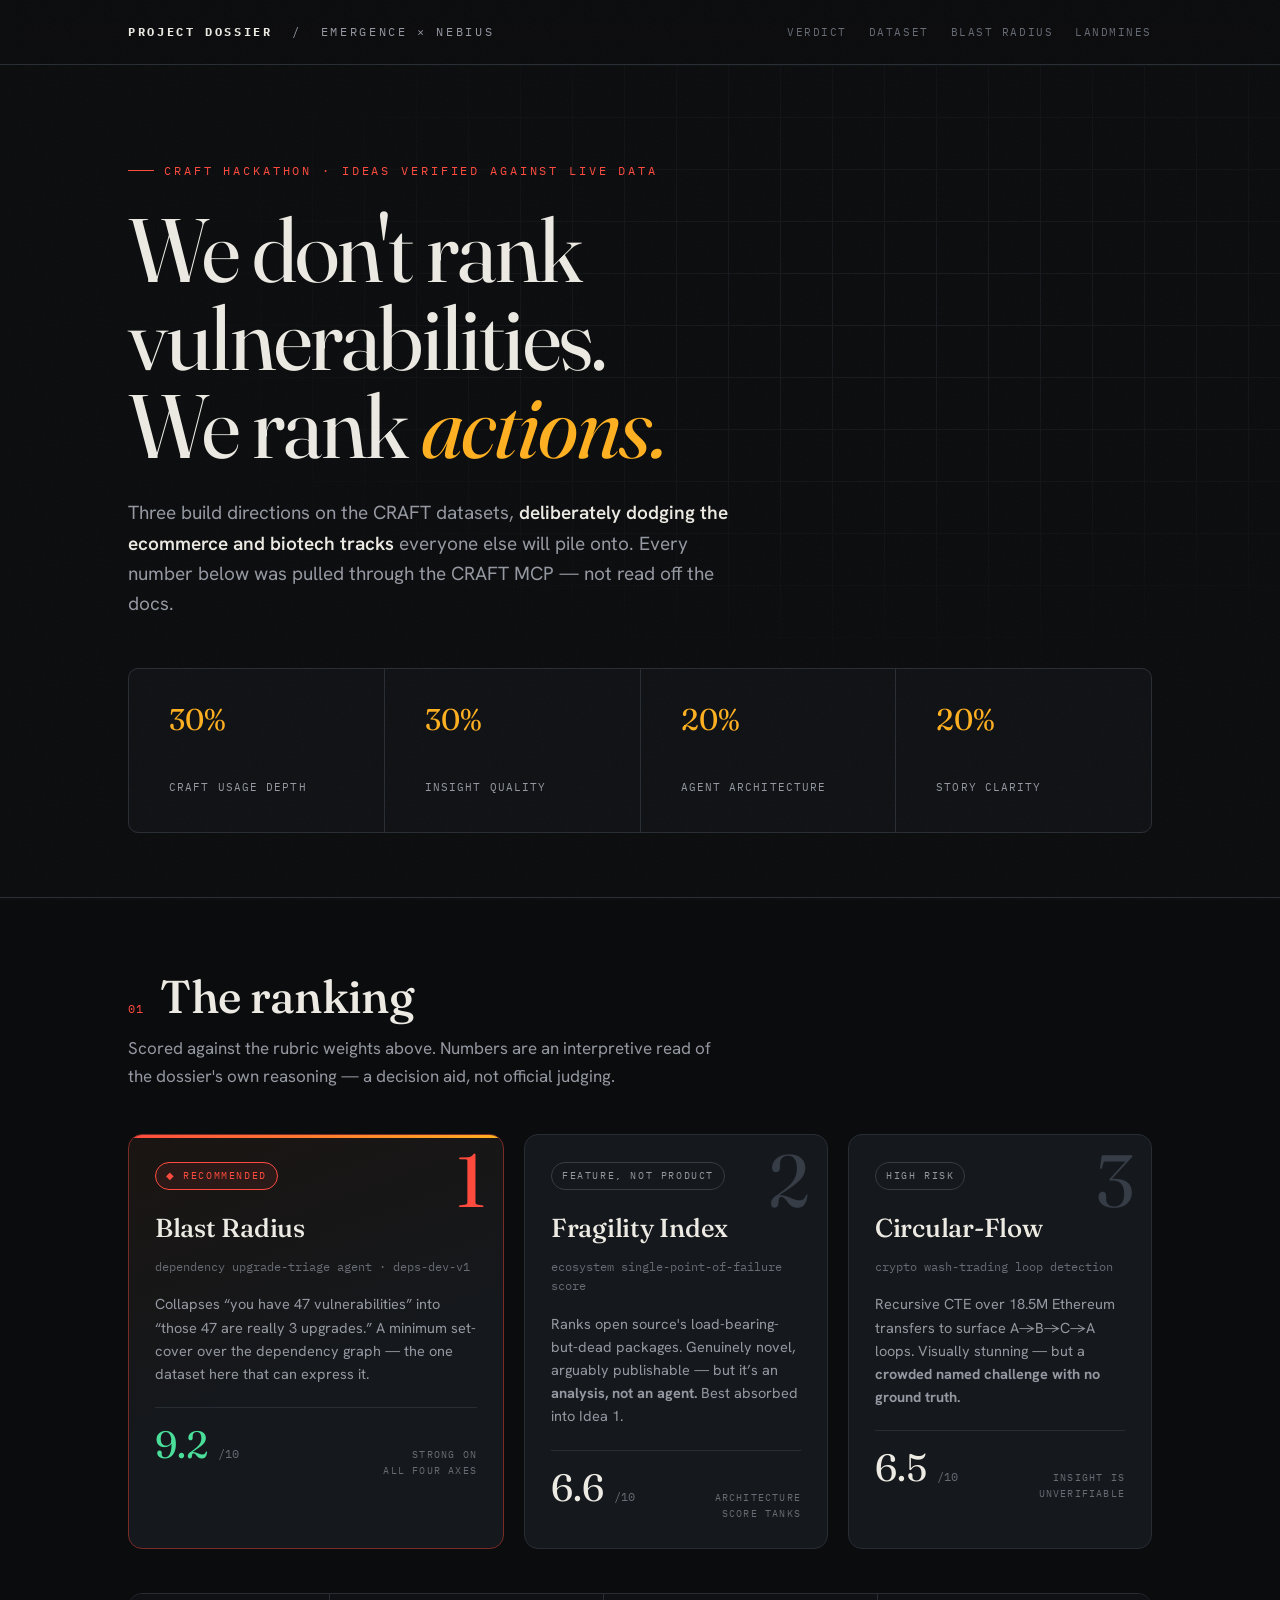
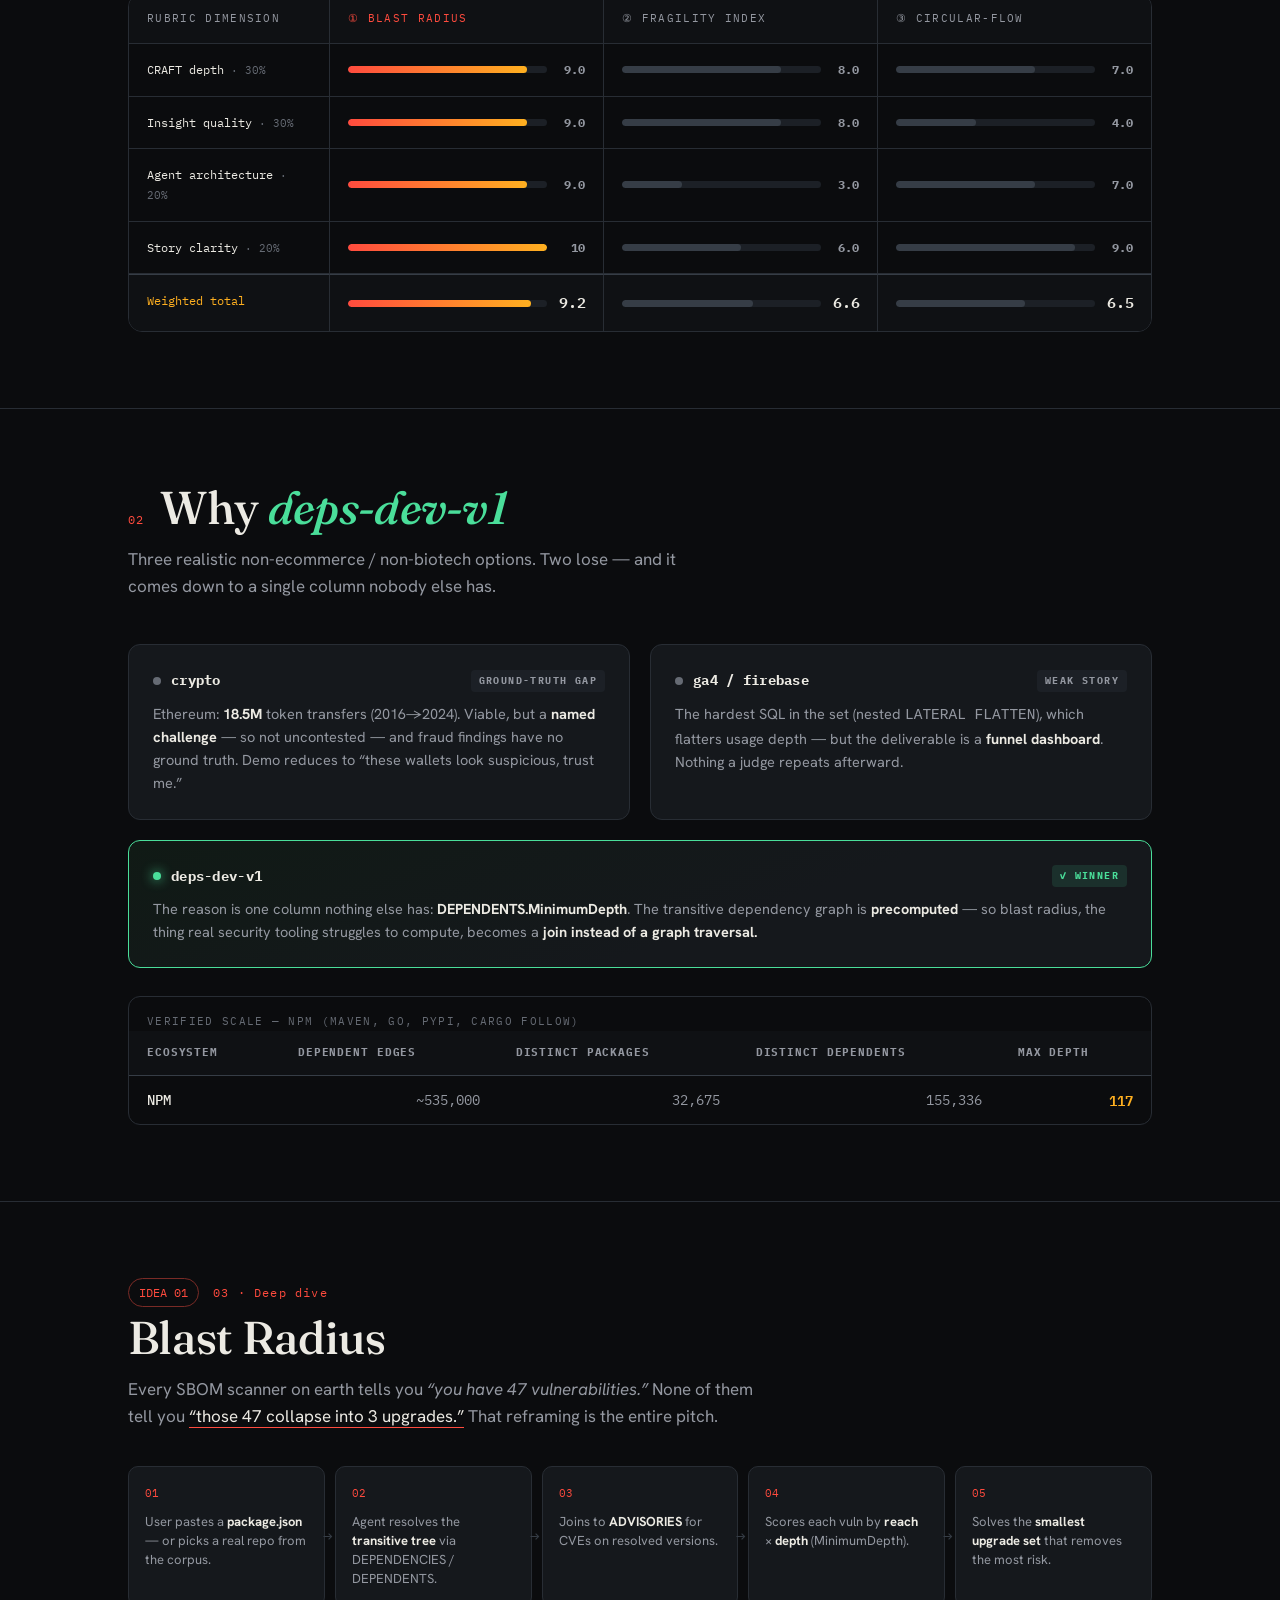
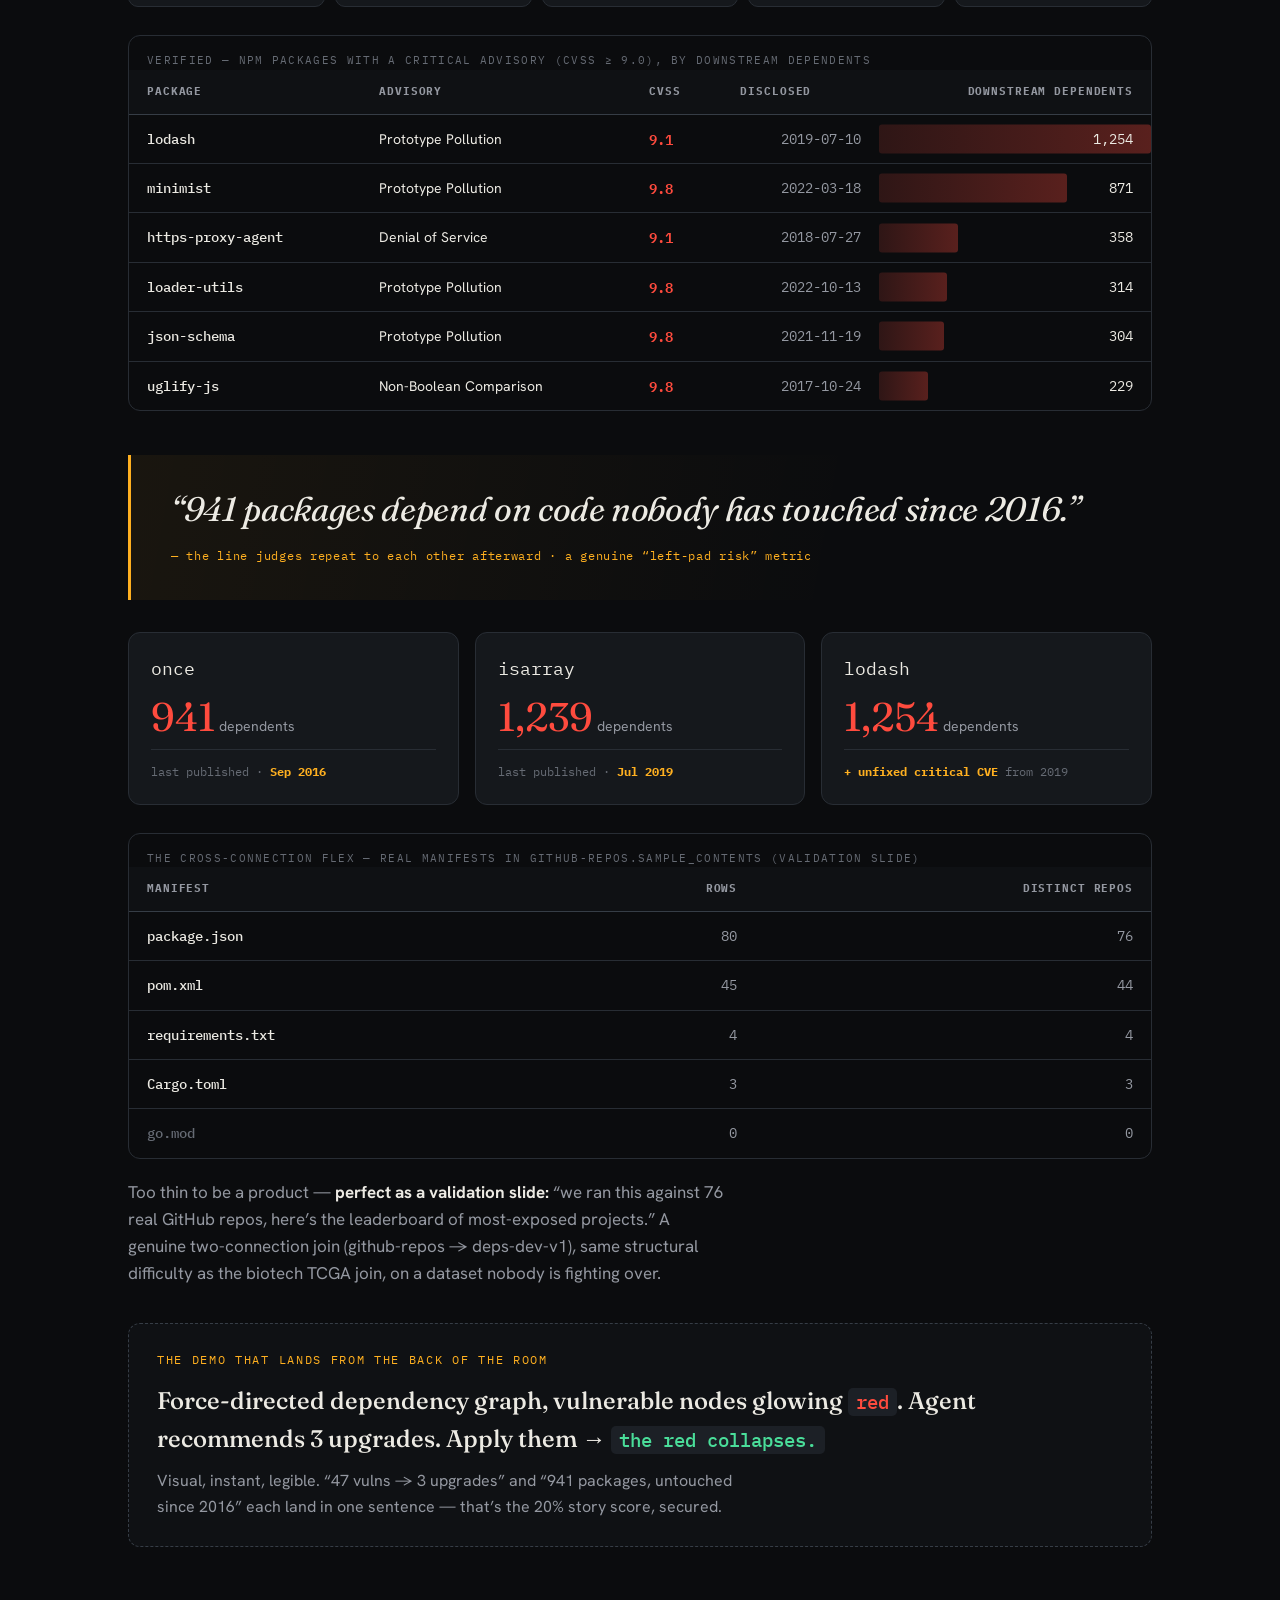
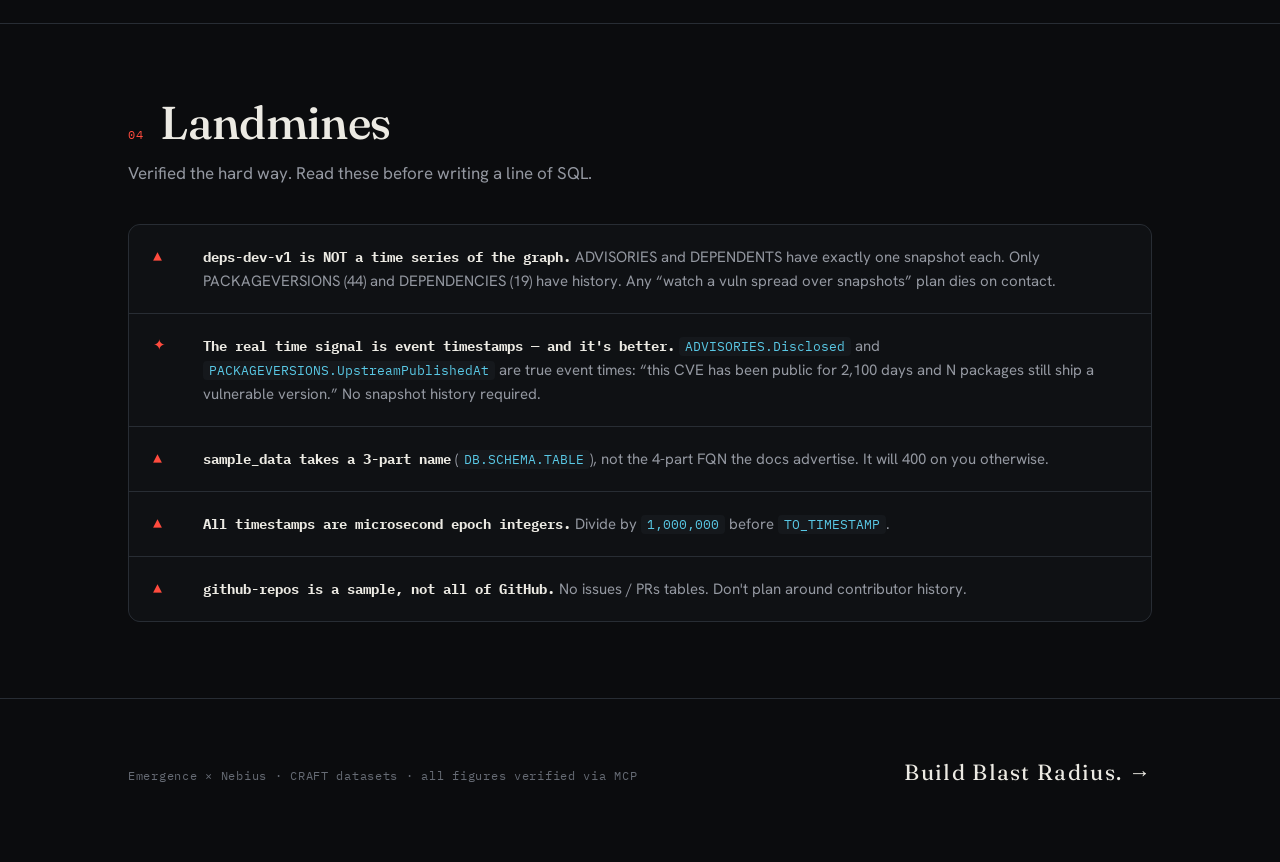
<file: project-ideas.html>
<!DOCTYPE html>
<html lang="en">
<head>
<meta charset="UTF-8">
<meta name="viewport" content="width=device-width, initial-scale=1.0">
<title>Project Dossier — Emergence × Nebius (CRAFT)</title>
<link rel="preconnect" href="https://fonts.googleapis.com">
<link rel="preconnect" href="https://fonts.gstatic.com" crossorigin>
<link href="https://fonts.googleapis.com/css2?family=Fraunces:opsz,wght@9..144,400;9..144,500;9..144,600;9..144,900&family=Hanken+Grotesk:wght@400;500;600;700&family=IBM+Plex+Mono:wght@400;500;600&display=swap" rel="stylesheet">
<style>
  :root{
    --bg:#0b0c0e;
    --bg2:#0f1114;
    --surface:#15181c;
    --surface2:#1c2026;
    --line:#282d34;
    --line2:#363d46;
    --ink:#eceae3;
    --muted:#9498a1;
    --faint:#666b74;
    --red:#ff4b3e;
    --red-dim:#7a2b26;
    --amber:#ffb020;
    --mint:#4ade9a;
    --cyan:#59c8e5;
    --serif:'Fraunces',Georgia,serif;
    --sans:'Hanken Grotesk',system-ui,sans-serif;
    --mono:'IBM Plex Mono',ui-monospace,monospace;
  }
  *{box-sizing:border-box;margin:0;padding:0}
  html{scroll-behavior:smooth}
  body{
    background:var(--bg);
    color:var(--ink);
    font-family:var(--sans);
    line-height:1.6;
    -webkit-font-smoothing:antialiased;
    overflow-x:hidden;
  }
  /* grain */
  body::after{
    content:"";position:fixed;inset:0;pointer-events:none;z-index:100;opacity:.035;
    background-image:url("data:image/svg+xml,%3Csvg xmlns='http://www.w3.org/2000/svg' width='120' height='120'%3E%3Cfilter id='n'%3E%3CfeTurbulence type='fractalNoise' baseFrequency='0.9' numOctaves='2'/%3E%3C/filter%3E%3Crect width='100%25' height='100%25' filter='url(%23n)'/%3E%3C/svg%3E");
  }
  ::selection{background:var(--red);color:#fff}
  a{color:inherit}

  .wrap{max-width:1080px;margin:0 auto;padding:0 28px}

  /* ---------- MASTHEAD ---------- */
  .mast{
    border-bottom:1px solid var(--line);
    padding:22px 0;position:sticky;top:0;z-index:50;
    background:rgba(11,12,14,.82);backdrop-filter:blur(14px);
  }
  .mast-inner{display:flex;align-items:baseline;justify-content:space-between;gap:20px;flex-wrap:wrap}
  .brand{font-family:var(--mono);font-size:12px;letter-spacing:.22em;text-transform:uppercase;color:var(--muted)}
  .brand b{color:var(--ink)}
  .mast-nav{display:flex;gap:22px;font-family:var(--mono);font-size:11px;letter-spacing:.14em;text-transform:uppercase}
  .mast-nav a{color:var(--faint);text-decoration:none;transition:color .2s}
  .mast-nav a:hover{color:var(--red)}

  /* ---------- HERO ---------- */
  .hero{position:relative;padding:88px 0 64px;overflow:hidden;border-bottom:1px solid var(--line)}
  .hero-grid{
    position:absolute;inset:0;z-index:0;opacity:.5;
    background-image:linear-gradient(var(--line) 1px,transparent 1px),linear-gradient(90deg,var(--line) 1px,transparent 1px);
    background-size:52px 52px;
    mask-image:radial-gradient(ellipse 80% 60% at 70% 30%,#000 0%,transparent 75%);
    -webkit-mask-image:radial-gradient(ellipse 80% 60% at 70% 30%,#000 0%,transparent 75%);
  }
  .hero .wrap{position:relative;z-index:1}
  .kicker{
    font-family:var(--mono);font-size:12px;letter-spacing:.24em;text-transform:uppercase;color:var(--red);
    display:inline-flex;align-items:center;gap:10px;margin-bottom:26px;
    opacity:0;animation:rise .7s .05s forwards;
  }
  .kicker::before{content:"";width:26px;height:1px;background:var(--red)}
  h1.hero-title{
    font-family:var(--serif);font-weight:400;font-size:clamp(44px,8vw,90px);line-height:.98;
    letter-spacing:-.02em;max-width:14ch;margin-bottom:28px;
  }
  h1.hero-title em{font-style:italic;color:var(--amber)}
  h1.hero-title .l{display:block;opacity:0;animation:rise .8s forwards}
  h1.hero-title .l:nth-child(1){animation-delay:.12s}
  h1.hero-title .l:nth-child(2){animation-delay:.22s}
  h1.hero-title .l:nth-child(3){animation-delay:.32s}
  .hero-lede{font-size:19px;color:var(--muted);max-width:56ch;opacity:0;animation:rise .8s .42s forwards}
  .hero-lede b{color:var(--ink);font-weight:600}

  /* rubric strip */
  .rubric{
    display:grid;grid-template-columns:repeat(4,1fr);gap:1px;background:var(--line);
    border:1px solid var(--line);border-radius:10px;overflow:hidden;margin-top:48px;
    opacity:0;animation:rise .8s .52s forwards;
  }
  .rubric div{background:var(--bg2);padding:18px 20px}
  .rubric .r-w{font-family:var(--serif);font-size:30px;color:var(--amber);line-height:1}
  .rubric .r-l{font-family:var(--mono);font-size:11px;letter-spacing:.1em;text-transform:uppercase;color:var(--muted);margin-top:8px}

  /* ---------- SECTION SCAFFOLD ---------- */
  section{padding:76px 0;border-bottom:1px solid var(--line)}
  .sec-head{display:flex;align-items:baseline;gap:16px;margin-bottom:12px}
  .sec-num{font-family:var(--mono);font-size:12px;color:var(--red);letter-spacing:.1em}
  h2{font-family:var(--serif);font-weight:500;font-size:clamp(30px,4.6vw,46px);line-height:1.02;letter-spacing:-.015em}
  .sec-sub{color:var(--muted);max-width:60ch;margin-top:14px;font-size:17px}

  /* ---------- RANKING PODIUM ---------- */
  .podium{display:grid;grid-template-columns:1.15fr .93fr .93fr;gap:20px;margin-top:44px}
  .card{
    background:var(--surface);border:1px solid var(--line);border-radius:14px;padding:26px;
    position:relative;overflow:hidden;transition:transform .35s cubic-bezier(.2,.7,.2,1),border-color .35s;
  }
  .card:hover{transform:translateY(-5px);border-color:var(--line2)}
  .card .rank{
    font-family:var(--serif);font-size:74px;line-height:.8;letter-spacing:-.04em;color:var(--line2);
    position:absolute;top:16px;right:20px;
  }
  .card.win{border-color:var(--red-dim);background:linear-gradient(160deg,#1a1512,var(--surface) 55%)}
  .card.win .rank{color:var(--red)}
  .card.win::before{content:"";position:absolute;top:0;left:0;right:0;height:3px;background:linear-gradient(90deg,var(--red),var(--amber))}
  .badge{
    display:inline-block;font-family:var(--mono);font-size:10px;letter-spacing:.16em;text-transform:uppercase;
    padding:5px 10px;border-radius:100px;border:1px solid var(--line2);color:var(--muted);margin-bottom:18px;
  }
  .card.win .badge{border-color:var(--red);color:var(--red);background:rgba(255,75,62,.08)}
  .card h3{font-family:var(--serif);font-weight:500;font-size:26px;margin-bottom:8px;letter-spacing:-.01em}
  .card .tag{font-family:var(--mono);font-size:12px;color:var(--faint);margin-bottom:16px}
  .card p{font-size:14.5px;color:var(--muted)}
  .score-line{display:flex;align-items:baseline;gap:10px;margin-top:22px;padding-top:18px;border-top:1px solid var(--line)}
  .score-line .big{font-family:var(--serif);font-size:38px;line-height:1;color:var(--ink)}
  .card.win .score-line .big{color:var(--mint)}
  .score-line .out{font-family:var(--mono);font-size:12px;color:var(--faint)}
  .score-line .lbl{font-family:var(--mono);font-size:10px;letter-spacing:.12em;text-transform:uppercase;color:var(--faint);margin-left:auto;text-align:right}

  /* ---------- SCORECARD MATRIX ---------- */
  .matrix{margin-top:44px;border:1px solid var(--line);border-radius:14px;overflow:hidden}
  .mrow{display:grid;grid-template-columns:200px 1fr 1fr 1fr;border-top:1px solid var(--line)}
  .mrow:first-child{border-top:none}
  .mrow > div{padding:16px 18px;border-left:1px solid var(--line)}
  .mrow > div:first-child{border-left:none}
  .mrow.head > div{background:var(--bg2);font-family:var(--mono);font-size:11px;letter-spacing:.12em;text-transform:uppercase;color:var(--muted)}
  .mrow.head .idea1{color:var(--red)}
  .dim-name{font-family:var(--mono);font-size:12px;color:var(--ink)}
  .dim-name span{color:var(--faint);font-size:11px}
  .bar-cell{display:flex;align-items:center;gap:12px}
  .bar{flex:1;height:7px;background:var(--surface2);border-radius:6px;overflow:hidden}
  .bar i{display:block;height:100%;border-radius:6px;background:var(--line2);transform-origin:left;animation:grow 1s cubic-bezier(.2,.7,.2,1) forwards;transform:scaleX(0)}
  .bar.i1 i{background:linear-gradient(90deg,var(--red),var(--amber))}
  .bar-cell b{font-family:var(--mono);font-size:12px;width:26px;text-align:right;color:var(--muted)}
  .mrow.total > div{background:var(--bg2);border-top:1px solid var(--line2)}
  .mrow.total .dim-name{color:var(--amber)}
  .mrow.total .bar-cell b{color:var(--ink);font-size:15px;font-weight:600}

  /* ---------- PROSE / DATASETS ---------- */
  .split{display:grid;grid-template-columns:1fr 1fr;gap:20px;margin-top:44px}
  .ds{background:var(--surface);border:1px solid var(--line);border-radius:12px;padding:24px}
  .ds.win{border-color:var(--mint);background:linear-gradient(160deg,#101a15,var(--surface) 60%)}
  .ds h4{font-family:var(--mono);font-size:14px;letter-spacing:.02em;margin-bottom:6px;display:flex;align-items:center;gap:10px}
  .ds h4 .dot{width:8px;height:8px;border-radius:50%;background:var(--faint)}
  .ds.win h4 .dot{background:var(--mint);box-shadow:0 0 12px var(--mint)}
  .ds .verdict{font-family:var(--mono);font-size:10px;letter-spacing:.14em;text-transform:uppercase;padding:3px 8px;border-radius:4px;margin-left:auto;background:var(--surface2);color:var(--muted)}
  .ds.win .verdict{background:rgba(74,222,154,.12);color:var(--mint)}
  .ds p{font-size:14.5px;color:var(--muted);margin-top:10px}
  .ds p b{color:var(--ink)}
  .keycol{grid-column:1/-1;background:var(--bg2);border:1px dashed var(--line2);border-radius:12px;padding:26px 28px;margin-top:4px}
  .keycol .q{font-family:var(--mono);font-size:12px;letter-spacing:.14em;text-transform:uppercase;color:var(--amber);margin-bottom:12px}
  .keycol h5{font-family:var(--serif);font-size:24px;font-weight:500;margin-bottom:10px}
  .keycol h5 code{font-family:var(--mono);font-size:19px;background:var(--surface2);padding:2px 8px;border-radius:5px;color:var(--mint)}
  .keycol p{color:var(--muted);max-width:66ch}

  /* ---------- TABLES ---------- */
  .tbl-wrap{margin-top:28px;overflow-x:auto;border:1px solid var(--line);border-radius:12px}
  table{width:100%;border-collapse:collapse;font-size:14px;min-width:520px}
  caption{caption-side:top;text-align:left;font-family:var(--mono);font-size:11px;letter-spacing:.12em;text-transform:uppercase;color:var(--faint);padding:16px 18px 0}
  th,td{padding:13px 18px;text-align:left;border-bottom:1px solid var(--line)}
  thead th{font-family:var(--mono);font-size:11px;letter-spacing:.08em;text-transform:uppercase;color:var(--muted);background:var(--bg2);border-bottom:1px solid var(--line2)}
  tbody tr:last-child td{border-bottom:none}
  tbody tr:hover td{background:var(--surface)}
  td.pkg{font-family:var(--mono);color:var(--ink);font-weight:500}
  td.num{font-family:var(--mono);text-align:right;color:var(--muted)}
  td.cvss{font-family:var(--mono);color:var(--red);font-weight:600}
  .reachbar{position:relative;font-family:var(--mono);color:var(--ink);text-align:right}
  .reachbar::before{content:"";position:absolute;left:0;top:50%;transform:translateY(-50%);height:60%;background:linear-gradient(90deg,var(--red-dim),var(--red));border-radius:3px;opacity:.32;width:var(--w)}
  .reachbar span{position:relative}

  /* ---------- IDEA 1 DEEP ---------- */
  .deep-head{display:flex;align-items:center;gap:14px;margin-bottom:8px}
  .deep-head .n{font-family:var(--mono);font-size:12px;color:var(--red);border:1px solid var(--red-dim);padding:4px 10px;border-radius:100px}
  .flow{display:grid;grid-template-columns:repeat(5,1fr);gap:10px;margin-top:36px}
  .step{background:var(--surface);border:1px solid var(--line);border-radius:10px;padding:18px 16px;position:relative}
  .step .si{font-family:var(--mono);font-size:11px;color:var(--red);margin-bottom:10px}
  .step p{font-size:13px;color:var(--muted);line-height:1.45}
  .step p b{color:var(--ink)}
  .step:not(:last-child)::after{content:"→";position:absolute;right:-9px;top:50%;transform:translateY(-50%);color:var(--line2);font-family:var(--mono);z-index:2}

  .pullquote{
    margin:44px 0 8px;padding:34px 40px;border-left:3px solid var(--amber);
    background:linear-gradient(100deg,rgba(255,176,32,.06),transparent 70%);border-radius:0 12px 12px 0;
  }
  .pullquote p{font-family:var(--serif);font-style:italic;font-size:clamp(24px,3.4vw,34px);line-height:1.22;letter-spacing:-.01em;color:var(--ink)}
  .pullquote .attr{font-family:var(--mono);font-size:12px;color:var(--amber);margin-top:16px;letter-spacing:.06em}

  .abandon{display:grid;grid-template-columns:repeat(3,1fr);gap:16px;margin-top:32px}
  .ab{background:var(--surface);border:1px solid var(--line);border-radius:12px;padding:22px}
  .ab .pk{font-family:var(--mono);font-size:18px;color:var(--ink);margin-bottom:14px}
  .ab .stat{font-family:var(--serif);font-size:40px;color:var(--red);line-height:1}
  .ab .stat small{font-size:14px;color:var(--muted);font-family:var(--sans)}
  .ab .since{font-family:var(--mono);font-size:12px;color:var(--faint);margin-top:12px;padding-top:12px;border-top:1px solid var(--line)}
  .ab .since b{color:var(--amber)}

  /* ---------- LANDMINES ---------- */
  .mines{margin-top:36px;display:grid;gap:1px;background:var(--line);border:1px solid var(--line);border-radius:12px;overflow:hidden}
  .mine{background:var(--bg2);padding:20px 24px;display:grid;grid-template-columns:34px 1fr;gap:16px;align-items:start}
  .mine .ic{font-family:var(--mono);color:var(--red);font-size:15px;line-height:1.5}
  .mine p{font-size:15px;color:var(--muted)}
  .mine p b{color:var(--ink);font-family:var(--mono);font-size:13.5px}
  .mine code{font-family:var(--mono);font-size:13px;color:var(--cyan);background:var(--surface);padding:1px 6px;border-radius:4px}

  /* ---------- FOOTER ---------- */
  footer{padding:56px 0 72px}
  .foot-inner{display:flex;justify-content:space-between;align-items:baseline;flex-wrap:wrap;gap:16px}
  .foot-inner p{font-family:var(--mono);font-size:12px;color:var(--faint);letter-spacing:.06em}
  .foot-inner .go{font-family:var(--serif);font-size:22px;color:var(--ink)}

  /* ---------- ANIM ---------- */
  @keyframes rise{from{opacity:0;transform:translateY(22px)}to{opacity:1;transform:translateY(0)}}
  @keyframes grow{to{transform:scaleX(1)}}
  .reveal{opacity:0;transform:translateY(28px);transition:opacity .7s cubic-bezier(.2,.7,.2,1),transform .7s cubic-bezier(.2,.7,.2,1)}
  .reveal.in{opacity:1;transform:none}

  @media(max-width:860px){
    .rubric{grid-template-columns:1fr 1fr}
    .podium{grid-template-columns:1fr}
    .mrow{grid-template-columns:130px 1fr 1fr 1fr}
    .mrow > div{padding:12px}
    .split{grid-template-columns:1fr}
    .flow{grid-template-columns:1fr 1fr}
    .step::after{display:none}
    .abandon{grid-template-columns:1fr}
    .mast-nav{display:none}
  }
  @media(prefers-reduced-motion:reduce){*{animation:none!important;transition:none!important}.reveal{opacity:1;transform:none}.bar i{transform:none}}
</style>
</head>
<body>

<header class="mast">
  <div class="wrap mast-inner">
    <div class="brand"><b>PROJECT DOSSIER</b> &nbsp;/&nbsp; Emergence × Nebius</div>
    <nav class="mast-nav">
      <a href="#verdict">Verdict</a>
      <a href="#dataset">Dataset</a>
      <a href="#blast">Blast Radius</a>
      <a href="#mines">Landmines</a>
    </nav>
  </div>
</header>

<section class="hero">
  <div class="hero-grid"></div>
  <div class="wrap">
    <span class="kicker">CRAFT Hackathon · Ideas verified against live data</span>
    <h1 class="hero-title">
      <span class="l">We don't rank</span>
      <span class="l">vulnerabilities.</span>
      <span class="l">We rank <em>actions.</em></span>
    </h1>
    <p class="hero-lede">Three build directions on the CRAFT datasets, <b>deliberately dodging the ecommerce and biotech tracks</b> everyone else will pile onto. Every number below was pulled through the CRAFT MCP — not read off the docs.</p>

    <div class="rubric">
      <div><div class="r-w">30%</div><div class="r-l">CRAFT usage depth</div></div>
      <div><div class="r-w">30%</div><div class="r-l">Insight quality</div></div>
      <div><div class="r-w">20%</div><div class="r-l">Agent architecture</div></div>
      <div><div class="r-w">20%</div><div class="r-l">Story clarity</div></div>
    </div>
  </div>
</section>

<!-- VERDICT / RANKING -->
<section id="verdict">
  <div class="wrap">
    <div class="sec-head"><span class="sec-num">01</span><h2>The ranking</h2></div>
    <p class="sec-sub">Scored against the rubric weights above. Numbers are an interpretive read of the dossier's own reasoning — a decision aid, not official judging.</p>

    <div class="podium reveal">
      <div class="card win">
        <div class="rank">1</div>
        <span class="badge">◆ Recommended</span>
        <h3>Blast Radius</h3>
        <div class="tag">dependency upgrade-triage agent · deps-dev-v1</div>
        <p>Collapses “you have 47 vulnerabilities” into “those 47 are really 3 upgrades.” A minimum set-cover over the dependency graph — the one dataset here that can express it.</p>
        <div class="score-line"><span class="big">9.2</span><span class="out">/10</span><span class="lbl">Strong on<br>all four axes</span></div>
      </div>

      <div class="card">
        <div class="rank">2</div>
        <span class="badge">Feature, not product</span>
        <h3>Fragility Index</h3>
        <div class="tag">ecosystem single-point-of-failure score</div>
        <p>Ranks open source's load-bearing-but-dead packages. Genuinely novel, arguably publishable — but it’s an <b>analysis, not an agent.</b> Best absorbed into Idea&nbsp;1.</p>
        <div class="score-line"><span class="big">6.6</span><span class="out">/10</span><span class="lbl">Architecture<br>score tanks</span></div>
      </div>

      <div class="card">
        <div class="rank">3</div>
        <span class="badge">High risk</span>
        <h3>Circular-Flow</h3>
        <div class="tag">crypto wash-trading loop detection</div>
        <p>Recursive CTE over 18.5M Ethereum transfers to surface A→B→C→A loops. Visually stunning — but a <b>crowded named challenge with no ground truth.</b></p>
        <div class="score-line"><span class="big">6.5</span><span class="out">/10</span><span class="lbl">Insight is<br>unverifiable</span></div>
      </div>
    </div>

    <!-- MATRIX -->
    <div class="matrix reveal">
      <div class="mrow head">
        <div>Rubric dimension</div>
        <div class="idea1">① Blast Radius</div>
        <div>② Fragility Index</div>
        <div>③ Circular-Flow</div>
      </div>
      <div class="mrow">
        <div class="dim-name">CRAFT depth <span>· 30%</span></div>
        <div class="bar-cell"><div class="bar i1"><i style="width:90%;animation-delay:.05s"></i></div><b>9.0</b></div>
        <div class="bar-cell"><div class="bar"><i style="width:80%;animation-delay:.1s"></i></div><b>8.0</b></div>
        <div class="bar-cell"><div class="bar"><i style="width:70%;animation-delay:.15s"></i></div><b>7.0</b></div>
      </div>
      <div class="mrow">
        <div class="dim-name">Insight quality <span>· 30%</span></div>
        <div class="bar-cell"><div class="bar i1"><i style="width:90%;animation-delay:.1s"></i></div><b>9.0</b></div>
        <div class="bar-cell"><div class="bar"><i style="width:80%;animation-delay:.15s"></i></div><b>8.0</b></div>
        <div class="bar-cell"><div class="bar"><i style="width:40%;animation-delay:.2s"></i></div><b>4.0</b></div>
      </div>
      <div class="mrow">
        <div class="dim-name">Agent architecture <span>· 20%</span></div>
        <div class="bar-cell"><div class="bar i1"><i style="width:90%;animation-delay:.15s"></i></div><b>9.0</b></div>
        <div class="bar-cell"><div class="bar"><i style="width:30%;animation-delay:.2s"></i></div><b>3.0</b></div>
        <div class="bar-cell"><div class="bar"><i style="width:70%;animation-delay:.25s"></i></div><b>7.0</b></div>
      </div>
      <div class="mrow">
        <div class="dim-name">Story clarity <span>· 20%</span></div>
        <div class="bar-cell"><div class="bar i1"><i style="width:100%;animation-delay:.2s"></i></div><b>10</b></div>
        <div class="bar-cell"><div class="bar"><i style="width:60%;animation-delay:.25s"></i></div><b>6.0</b></div>
        <div class="bar-cell"><div class="bar"><i style="width:90%;animation-delay:.3s"></i></div><b>9.0</b></div>
      </div>
      <div class="mrow total">
        <div class="dim-name">Weighted total</div>
        <div class="bar-cell"><div class="bar i1"><i style="width:92%;animation-delay:.3s"></i></div><b>9.2</b></div>
        <div class="bar-cell"><div class="bar"><i style="width:66%;animation-delay:.35s"></i></div><b>6.6</b></div>
        <div class="bar-cell"><div class="bar"><i style="width:65%;animation-delay:.4s"></i></div><b>6.5</b></div>
      </div>
    </div>
  </div>
</section>

<!-- DATASET -->
<section id="dataset">
  <div class="wrap">
    <div class="sec-head"><span class="sec-num">02</span><h2>Why <em style="font-style:italic;color:var(--mint)">deps-dev-v1</em></h2></div>
    <p class="sec-sub">Three realistic non-ecommerce / non-biotech options. Two lose — and it comes down to a single column nobody else has.</p>

    <div class="split reveal">
      <div class="ds">
        <h4><span class="dot"></span>crypto <span class="verdict">Ground-truth gap</span></h4>
        <p>Ethereum: <b>18.5M</b> token transfers (2016→2024). Viable, but a <b>named challenge</b> — so not uncontested — and fraud findings have no ground truth. Demo reduces to “these wallets look suspicious, trust me.”</p>
      </div>
      <div class="ds">
        <h4><span class="dot"></span>ga4 / firebase <span class="verdict">Weak story</span></h4>
        <p>The hardest SQL in the set (nested <code>LATERAL FLATTEN</code>), which flatters usage depth — but the deliverable is a <b>funnel dashboard</b>. Nothing a judge repeats afterward.</p>
      </div>
      <div class="ds win" style="grid-column:1/-1">
        <h4><span class="dot"></span>deps-dev-v1 <span class="verdict">✓ Winner</span></h4>
        <p>The reason is one column nothing else has: <b>DEPENDENTS.MinimumDepth</b>. The transitive dependency graph is <b>precomputed</b> — so blast radius, the thing real security tooling struggles to compute, becomes a <b>join instead of a graph traversal.</b></p>
      </div>
    </div>

    <div class="tbl-wrap reveal">
      <table>
        <caption>Verified scale — NPM (Maven, Go, PyPI, Cargo follow)</caption>
        <thead><tr><th>Ecosystem</th><th>Dependent edges</th><th>Distinct packages</th><th>Distinct dependents</th><th>Max depth</th></tr></thead>
        <tbody>
          <tr><td class="pkg">NPM</td><td class="num">~535,000</td><td class="num">32,675</td><td class="num">155,336</td><td class="num" style="color:var(--amber);font-weight:600">117</td></tr>
        </tbody>
      </table>
    </div>
  </div>
</section>

<!-- BLAST RADIUS DEEP DIVE -->
<section id="blast">
  <div class="wrap">
    <div class="deep-head"><span class="n">IDEA 01</span><span class="sec-num">03 · Deep dive</span></div>
    <h2 style="margin-bottom:14px">Blast Radius</h2>
    <p class="sec-sub" style="max-width:64ch">Every SBOM scanner on earth tells you <em>“you have 47 vulnerabilities.”</em> None of them tell you <em style="color:var(--ink);font-style:normal;border-bottom:1px solid var(--red)">“those 47 collapse into 3 upgrades.”</em> That reframing is the entire pitch.</p>

    <div class="flow reveal">
      <div class="step"><div class="si">01</div><p>User pastes a <b>package.json</b> — or picks a real repo from the corpus.</p></div>
      <div class="step"><div class="si">02</div><p>Agent resolves the <b>transitive tree</b> via DEPENDENCIES / DEPENDENTS.</p></div>
      <div class="step"><div class="si">03</div><p>Joins to <b>ADVISORIES</b> for CVEs on resolved versions.</p></div>
      <div class="step"><div class="si">04</div><p>Scores each vuln by <b>reach</b> × <b>depth</b> (MinimumDepth).</p></div>
      <div class="step"><div class="si">05</div><p>Solves the <b>smallest upgrade set</b> that removes the most risk.</p></div>
    </div>

    <div class="tbl-wrap reveal">
      <table>
        <caption>Verified — NPM packages with a CRITICAL advisory (CVSS ≥ 9.0), by downstream dependents</caption>
        <thead><tr><th>Package</th><th>Advisory</th><th>CVSS</th><th>Disclosed</th><th style="text-align:right">Downstream dependents</th></tr></thead>
        <tbody>
          <tr><td class="pkg">lodash</td><td>Prototype Pollution</td><td class="cvss">9.1</td><td class="num">2019-07-10</td><td class="reachbar" style="--w:100%"><span>1,254</span></td></tr>
          <tr><td class="pkg">minimist</td><td>Prototype Pollution</td><td class="cvss">9.8</td><td class="num">2022-03-18</td><td class="reachbar" style="--w:69%"><span>871</span></td></tr>
          <tr><td class="pkg">https-proxy-agent</td><td>Denial of Service</td><td class="cvss">9.1</td><td class="num">2018-07-27</td><td class="reachbar" style="--w:29%"><span>358</span></td></tr>
          <tr><td class="pkg">loader-utils</td><td>Prototype Pollution</td><td class="cvss">9.8</td><td class="num">2022-10-13</td><td class="reachbar" style="--w:25%"><span>314</span></td></tr>
          <tr><td class="pkg">json-schema</td><td>Prototype Pollution</td><td class="cvss">9.8</td><td class="num">2021-11-19</td><td class="reachbar" style="--w:24%"><span>304</span></td></tr>
          <tr><td class="pkg">uglify-js</td><td>Non-Boolean Comparison</td><td class="cvss">9.8</td><td class="num">2017-10-24</td><td class="reachbar" style="--w:18%"><span>229</span></td></tr>
        </tbody>
      </table>
    </div>

    <div class="pullquote reveal">
      <p>“941 packages depend on code nobody has touched since 2016.”</p>
      <div class="attr">— the line judges repeat to each other afterward · a genuine “left-pad risk” metric</div>
    </div>

    <div class="abandon reveal">
      <div class="ab"><div class="pk">once</div><div class="stat">941<small> dependents</small></div><div class="since">last published · <b>Sep 2016</b></div></div>
      <div class="ab"><div class="pk">isarray</div><div class="stat">1,239<small> dependents</small></div><div class="since">last published · <b>Jul 2019</b></div></div>
      <div class="ab"><div class="pk">lodash</div><div class="stat">1,254<small> dependents</small></div><div class="since"><b>+ unfixed critical CVE</b> from 2019</div></div>
    </div>

    <div class="tbl-wrap reveal">
      <table>
        <caption>The cross-connection flex — real manifests in github-repos.SAMPLE_CONTENTS (validation slide)</caption>
        <thead><tr><th>Manifest</th><th style="text-align:right">Rows</th><th style="text-align:right">Distinct repos</th></tr></thead>
        <tbody>
          <tr><td class="pkg">package.json</td><td class="num">80</td><td class="num">76</td></tr>
          <tr><td class="pkg">pom.xml</td><td class="num">45</td><td class="num">44</td></tr>
          <tr><td class="pkg">requirements.txt</td><td class="num">4</td><td class="num">4</td></tr>
          <tr><td class="pkg">Cargo.toml</td><td class="num">3</td><td class="num">3</td></tr>
          <tr><td class="pkg" style="color:var(--faint)">go.mod</td><td class="num">0</td><td class="num">0</td></tr>
        </tbody>
      </table>
    </div>
    <p class="sec-sub reveal" style="margin-top:20px">Too thin to be a product — <b style="color:var(--ink)">perfect as a validation slide:</b> “we ran this against 76 real GitHub repos, here’s the leaderboard of most-exposed projects.” A genuine two-connection join (github-repos → deps-dev-v1), same structural difficulty as the biotech TCGA join, on a dataset nobody is fighting over.</p>

    <div class="keycol reveal" style="margin-top:36px">
      <div class="q">The demo that lands from the back of the room</div>
      <h5>Force-directed dependency graph, vulnerable nodes glowing <code style="color:var(--red)">red</code>. Agent recommends 3 upgrades. Apply them → <code style="color:var(--mint)">the red collapses.</code></h5>
      <p>Visual, instant, legible. “47 vulns → 3 upgrades” and “941 packages, untouched since 2016” each land in one sentence — that’s the 20% story score, secured.</p>
    </div>
  </div>
</section>

<!-- LANDMINES -->
<section id="mines">
  <div class="wrap">
    <div class="sec-head"><span class="sec-num">04</span><h2>Landmines</h2></div>
    <p class="sec-sub">Verified the hard way. Read these before writing a line of SQL.</p>

    <div class="mines reveal">
      <div class="mine"><div class="ic">▲</div><p><b>deps-dev-v1 is NOT a time series of the graph.</b> ADVISORIES and DEPENDENTS have exactly one snapshot each. Only PACKAGEVERSIONS (44) and DEPENDENCIES (19) have history. Any “watch a vuln spread over snapshots” plan dies on contact.</p></div>
      <div class="mine"><div class="ic">✦</div><p><b>The real time signal is event timestamps — and it's better.</b> <code>ADVISORIES.Disclosed</code> and <code>PACKAGEVERSIONS.UpstreamPublishedAt</code> are true event times: “this CVE has been public for 2,100 days and N packages still ship a vulnerable version.” No snapshot history required.</p></div>
      <div class="mine"><div class="ic">▲</div><p><b>sample_data takes a 3-part name</b> (<code>DB.SCHEMA.TABLE</code>), not the 4-part FQN the docs advertise. It will 400 on you otherwise.</p></div>
      <div class="mine"><div class="ic">▲</div><p><b>All timestamps are microsecond epoch integers.</b> Divide by <code>1,000,000</code> before <code>TO_TIMESTAMP</code>.</p></div>
      <div class="mine"><div class="ic">▲</div><p><b>github-repos is a sample, not all of GitHub.</b> No issues / PRs tables. Don't plan around contributor history.</p></div>
    </div>
  </div>
</section>

<footer>
  <div class="wrap foot-inner">
    <p>Emergence × Nebius · CRAFT datasets · all figures verified via MCP</p>
    <p class="go">Build Blast Radius. →</p>
  </div>
</footer>

<script>
  const io=new IntersectionObserver((es)=>{es.forEach(e=>{if(e.isIntersecting){e.target.classList.add('in');io.unobserve(e.target)}})},{threshold:.12});
  document.querySelectorAll('.reveal').forEach(el=>io.observe(el));
</script>
</body>
</html>
</file>
